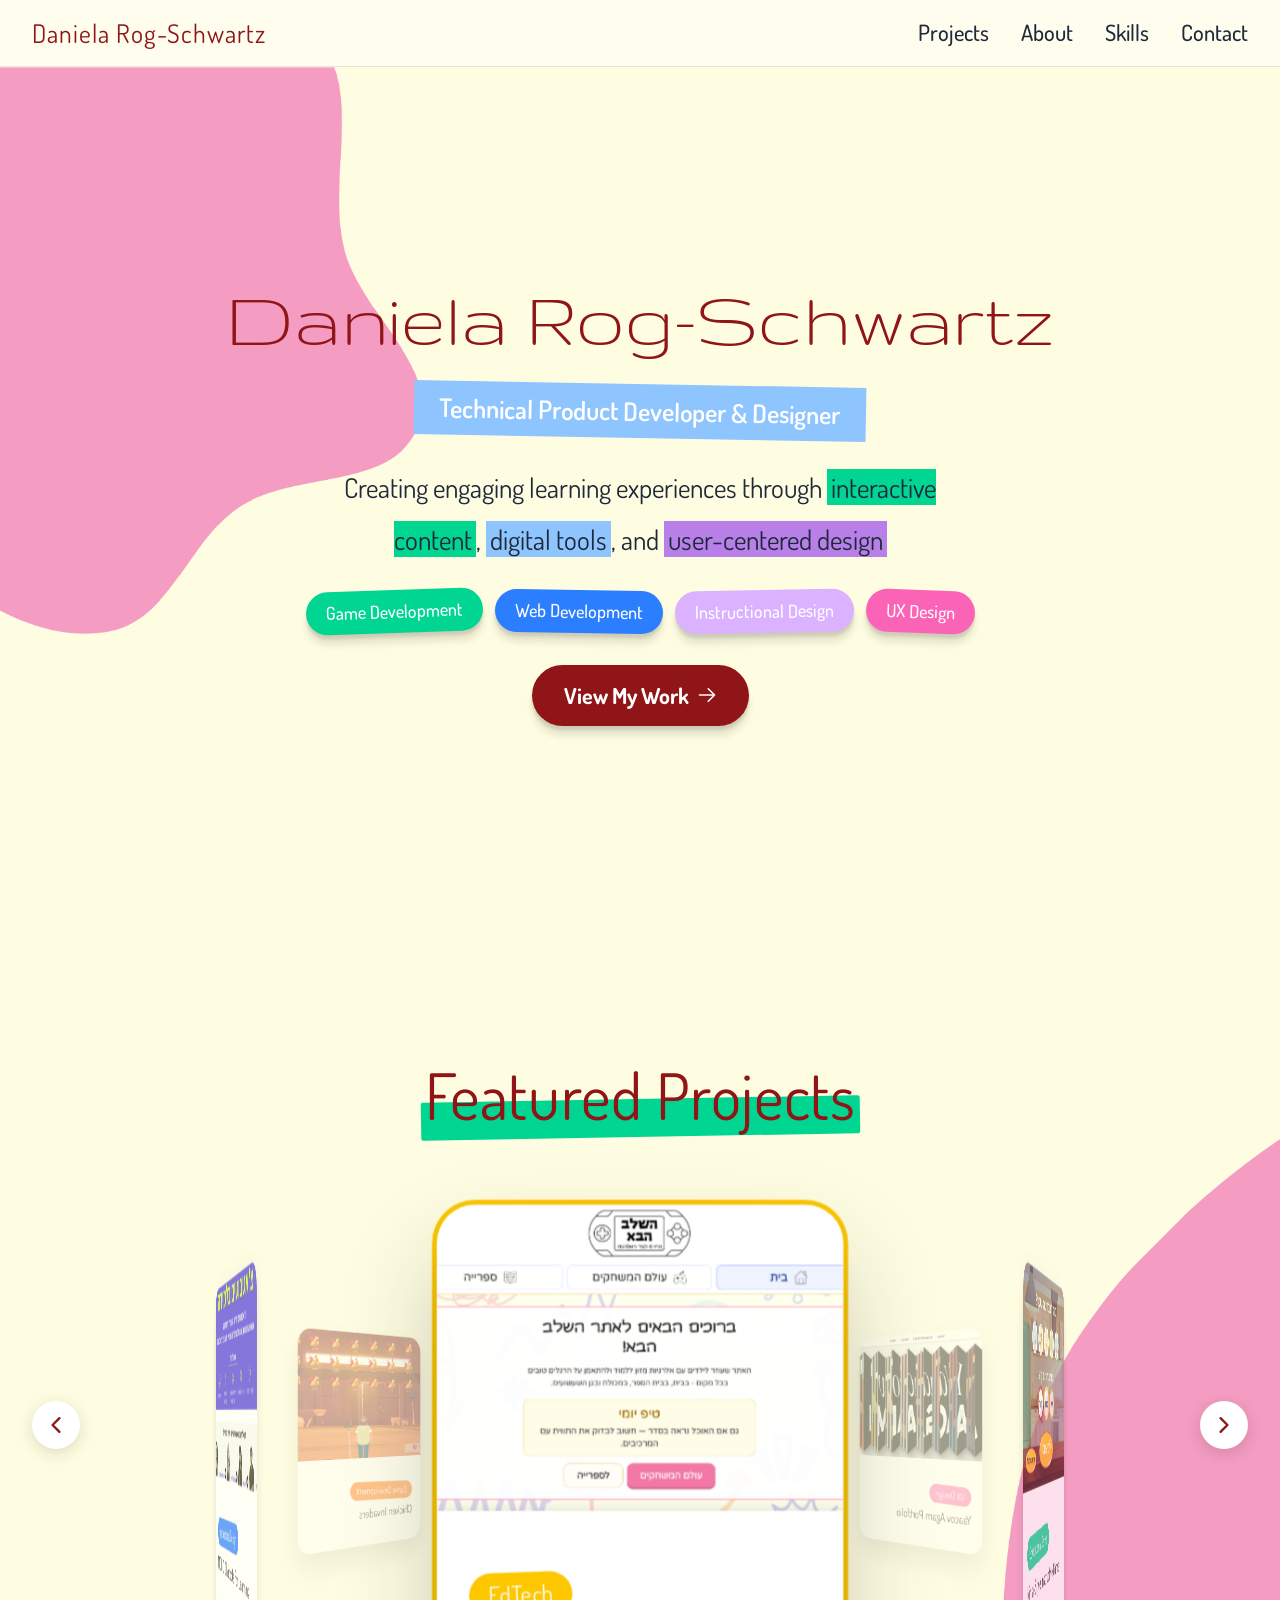
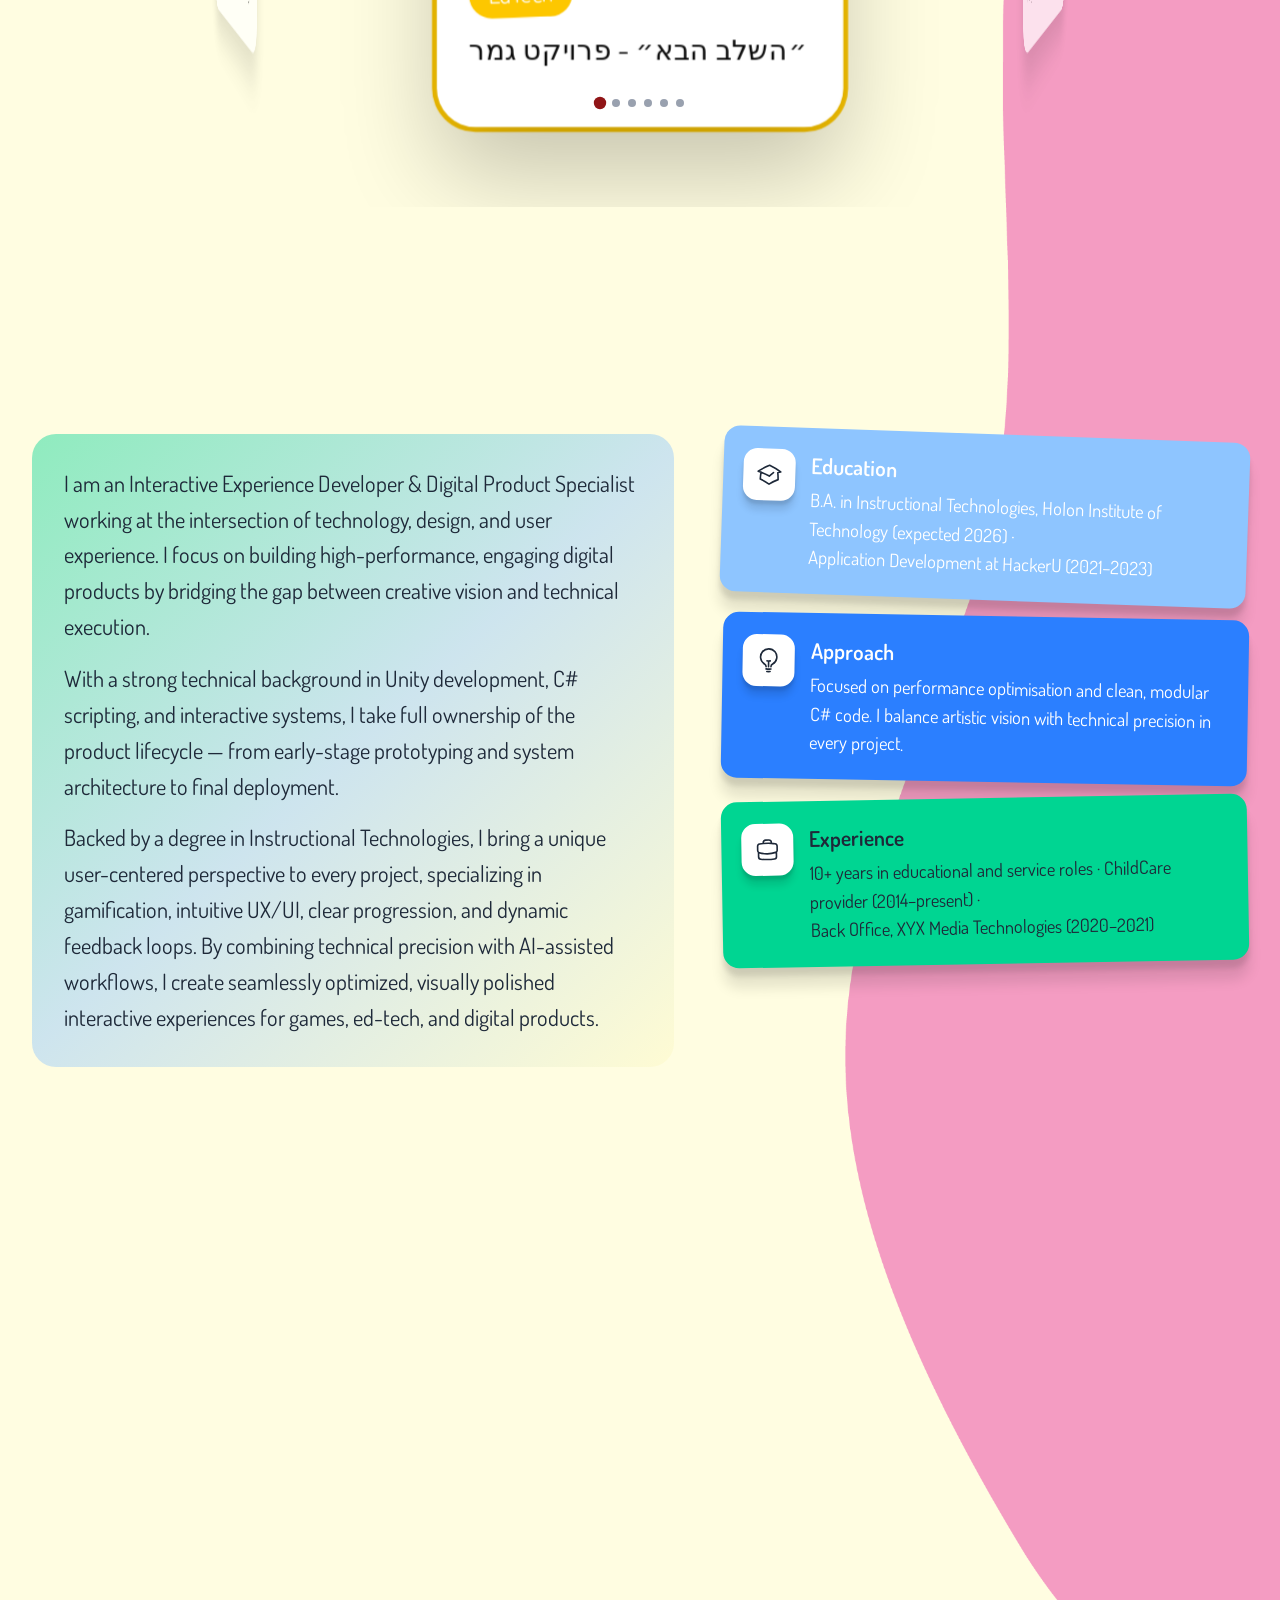
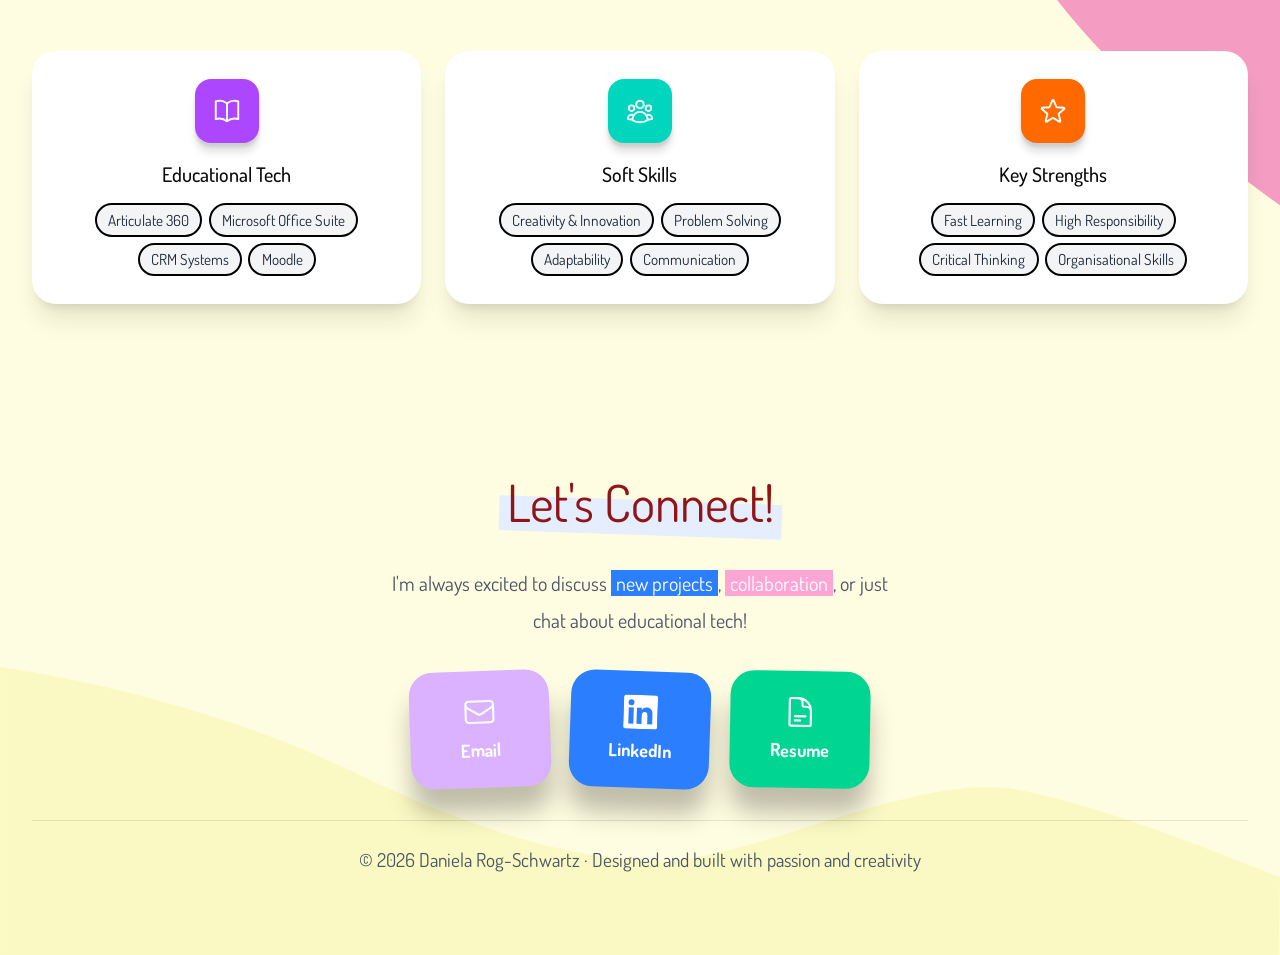
<file: index.html>
<!DOCTYPE html>
<html lang="en">
<head>
    <meta charset="utf-8" />
    <meta name="viewport" content="width=device-width, initial-scale=1.0, maximum-scale=1.0, user-scalable=no" />
    <title>Daniela Rog-Schwartz | Portfolio</title>
    <link rel="stylesheet" href="css/style.css" />
</head>
<body>

<!-- ===== NAV ===== -->
<nav class="portfolio-nav">
    <div class="nav-inner">
        <a href="#hero" class="nav-logo">Daniela Rog-Schwartz</a>
        <button class="nav-toggle" aria-label="Toggle navigation" id="nav-toggle">&#9776;</button>
        <ul class="nav-links" id="nav-links">
            <li><a href="#projects">Projects</a></li>
            <li><a href="#about">About</a></li>
            <li><a href="#skills">Skills</a></li>
            <li><a href="#contact">Contact</a></li>
        </ul>
    </div>
</nav>

<!-- ===== HERO ===== -->
<section id="hero" class="hero-section">
    <img class="hero-blob" src="images/blob/hero-blob.png" alt="" aria-hidden="true">
    <div class="hero-inner">

        <h1 class="hero-name">Daniela Rog-Schwartz</h1>

        <div class="hero-role-wrap">
            <span class="hero-role">Technical Product Developer &amp; Designer</span>
        </div>

        <p class="hero-subtitle">
            Creating engaging learning experiences through
            <span class="hl hl-green">interactive content</span>,
            <span class="hl hl-blue">digital tools</span>,
            and <span class="hl hl-purple">user-centered design</span>
        </p>

        <div class="hero-pills">
            <span class="hero-pill hero-pill-green">Game Development</span>
            <span class="hero-pill hero-pill-blue">Web Development</span>
            <span class="hero-pill hero-pill-purple">Instructional Design</span>
            <span class="hero-pill hero-pill-pink">UX Design</span>
        </div>

        <a href="#projects" class="hero-cta">
            View My Work
            <svg xmlns="http://www.w3.org/2000/svg" fill="none" viewBox="0 0 24 24" stroke-width="2" stroke="currentColor">
                <path stroke-linecap="round" stroke-linejoin="round" d="M13.5 4.5 21 12m0 0-7.5 7.5M21 12H3" />
            </svg>
        </a>
    </div>
</section>

<!-- ===== PROJECTS / ABOUT / SKILLS ===== -->
<div class="mid-sections">
<img class="section-blob" src="images/blob/blob.png" alt="" aria-hidden="true">

<!-- ===== PROJECTS ===== -->
<section id="projects">
    <div class="section-container">
        <div class="section-title-wrap">
            <div class="section-title-inner">
                <div class="section-title-underline"></div>
                <h2 class="section-title">Featured Projects</h2>
            </div>
        </div>

        <div class="carousel-wrapper">
            <div class="carousel-scene">
                <div class="carousel-ring" id="carouselRing">

                    <div class="ci" style="--i:0" data-project="0">
                        <div class="ci-face">
                            <div class="ci-img">
                                <img src="MyPortfolio/Client/wwwroot/images/projects/finalProj/home-website.png" alt="״השלב הבא״" loading="lazy" />
                            </div>
                            <div class="ci-info">
                                <span class="ci-cat" style="background:#fdc700">EdTech</span>
                                <h3 class="ci-title">״השלב הבא״ - פרויקט גמר</h3>
                            </div>
                        </div>
                    </div>

                    <div class="ci" style="--i:1" data-project="1">
                        <div class="ci-face">
                            <div class="ci-img">
                                <img src="MyPortfolio/Client/wwwroot/images/projects/ninja/home.png" alt="Ninja Game" loading="lazy" />
                            </div>
                            <div class="ci-info">
                                <span class="ci-cat" style="background:#00d592">Educational Game</span>
                                <h3 class="ci-title">Ninja-Style Instructive Game</h3>
                            </div>
                        </div>
                    </div>

                    <div class="ci" style="--i:2" data-project="2">
                        <div class="ci-face">
                            <div class="ci-img">
                                <img src="MyPortfolio/Client/wwwroot/images/projects/agam/hero.png" alt="Agam Portfolio" loading="lazy" />
                            </div>
                            <div class="ci-info">
                                <span class="ci-cat" style="background:#fb64b6">UX Design</span>
                                <h3 class="ci-title">Yaacov Agam Portfolio</h3>
                            </div>
                        </div>
                    </div>

                    <div class="ci" style="--i:3" data-project="3">
                        <div class="ci-face">
                            <div class="ci-img">
                                <img src="MyPortfolio/Client/wwwroot/images/projects/space/homeScreen.png" alt="Space Mission" loading="lazy" />
                            </div>
                            <div class="ci-info">
                                <span class="ci-cat" style="background:#c27aff">Educational Game</span>
                                <h3 class="ci-title">Space Mission</h3>
                            </div>
                        </div>
                    </div>

                    <div class="ci" style="--i:4" data-project="4">
                        <div class="ci-face">
                            <div class="ci-img">
                                <img src="MyPortfolio/Client/wwwroot/images/projects/chicken/game.png" alt="Chicken Invaders" loading="lazy" />
                            </div>
                            <div class="ci-info">
                                <span class="ci-cat" style="background:#ff6900">Game Development</span>
                                <h3 class="ci-title">Chicken Invaders</h3>
                            </div>
                        </div>
                    </div>

                    <div class="ci" style="--i:5" data-project="5">
                        <div class="ci-face">
                            <div class="ci-img">
                                <img src="MyPortfolio/Client/wwwroot/images/projects/mooc/hero.png" alt="MOOC Chatbots" loading="lazy" />
                            </div>
                            <div class="ci-info">
                                <span class="ci-cat" style="background:#2b7fff">Instructional Design</span>
                                <h3 class="ci-title">MOOC: Chatbots for Learning</h3>
                            </div>
                        </div>
                    </div>

                </div>
            </div>

            <button class="cc-btn cc-prev" id="ccPrev" aria-label="Previous project">
                <svg xmlns="http://www.w3.org/2000/svg" fill="none" viewBox="0 0 24 24" stroke-width="2.5" stroke="currentColor">
                    <path stroke-linecap="round" stroke-linejoin="round" d="M15.75 19.5 8.25 12l7.5-7.5" />
                </svg>
            </button>
            <button class="cc-btn cc-next" id="ccNext" aria-label="Next project">
                <svg xmlns="http://www.w3.org/2000/svg" fill="none" viewBox="0 0 24 24" stroke-width="2.5" stroke="currentColor">
                    <path stroke-linecap="round" stroke-linejoin="round" d="m8.25 4.5 7.5 7.5-7.5 7.5" />
                </svg>
            </button>

            <div class="cc-dots" id="ccDots"></div>
        </div>
    </div>
</section>

<!-- ===== ABOUT ===== -->
<section id="about">
    <div class="section-container">
        <div class="section-title-wrap">
            <div class="section-title-inner">
                <div class="section-title-underline"></div>
                <h2 class="section-title">About Me</h2>
            </div>
        </div>

        <div class="about-grid">
            <div class="about-bio-wrap">
                <div class="about-bio">
                    <p>I am an Interactive Experience Developer & Digital Product Specialist working at the intersection of technology, design, and user experience. I focus on building high-performance, engaging digital products by bridging the gap between creative vision and technical execution.</p>
                    <p>With a strong technical background in Unity development, C# scripting, and interactive systems, I take full ownership of the product lifecycle — from early-stage prototyping and system architecture to final deployment.</p>
                    <p>Backed by a degree in Instructional Technologies, I bring a unique user-centered perspective to every project, specializing in gamification, intuitive UX/UI, clear progression, and dynamic feedback loops. By combining technical precision with AI-assisted workflows, I create seamlessly optimized, visually polished interactive experiences for games, ed-tech, and digital products.</p>
                </div>
            </div>

            <div class="about-cards">
                <div class="about-info-card education">
                    <div class="about-icon">
                        <svg xmlns="http://www.w3.org/2000/svg" fill="none" viewBox="0 0 24 24" stroke-width="1.5" stroke="currentColor">
                            <path stroke-linecap="round" stroke-linejoin="round" d="M4.26 10.147a60.438 60.438 0 0 0-.491 6.347A48.62 48.62 0 0 1 12 20.904a48.62 48.62 0 0 1 8.232-4.41 60.46 60.46 0 0 0-.491-6.347m-15.482 0a50.636 50.636 0 0 0-2.658-.813A59.906 59.906 0 0 1 12 3.493a59.903 59.903 0 0 1 10.399 5.84c-.896.248-1.783.52-2.658.814m-15.482 0A50.717 50.717 0 0 1 12 13.489a50.702 50.702 0 0 1 3.741-3.342" />
                        </svg>
                    </div>
                    <div class="about-card-content">
                        <h3>Education</h3>
                        <p>B.A. in Instructional Technologies, Holon Institute of Technology (expected 2026) · </p>  <p>Application Development at HackerU (2021–2023)</p>
                    </div>
                </div>

                <div class="about-info-card approach">
                    <div class="about-icon">
                        <svg xmlns="http://www.w3.org/2000/svg" fill="none" viewBox="0 0 24 24" stroke-width="1.5" stroke="currentColor">
                            <path stroke-linecap="round" stroke-linejoin="round" d="M12 18v-5.25m0 0a6.01 6.01 0 0 0 1.5-.189m-1.5.189a6.01 6.01 0 0 1-1.5-.189m3.75 7.478a12.06 12.06 0 0 1-4.5 0m3.75 2.383a14.406 14.406 0 0 1-3 0M14.25 18v-.192c0-.983.658-1.823 1.508-2.316a7.5 7.5 0 1 0-7.517 0c.85.493 1.509 1.333 1.509 2.316V18" />
                        </svg>
                    </div>
                    <div class="about-card-content">
                        <h3>Approach</h3>
                        <p>Focused on performance optimisation and clean, modular C# code. I balance artistic vision with technical precision in every project.</p>
                    </div>
                </div>

                <div class="about-info-card experience">
                    <div class="about-icon">
                        <svg xmlns="http://www.w3.org/2000/svg" fill="none" viewBox="0 0 24 24" stroke-width="1.5" stroke="currentColor">
                            <path stroke-linecap="round" stroke-linejoin="round" d="M20.25 14.15v4.25c0 1.094-.787 2.036-1.872 2.18-2.087.277-4.216.42-6.378.42s-4.291-.143-6.378-.42c-1.085-.144-1.872-1.086-1.872-2.18v-4.25m16.5 0a2.18 2.18 0 0 0 .75-1.661V8.706c0-1.081-.768-2.015-1.837-2.175a48.114 48.114 0 0 0-3.413-.387m4.5 8.006c-.194.165-.42.295-.673.38A23.978 23.978 0 0 1 12 15.75c-2.648 0-5.195-.429-7.577-1.22a2.016 2.016 0 0 1-.673-.38m0 0A2.18 2.18 0 0 1 3 12.489V8.706c0-1.081.768-2.015 1.837-2.175a48.111 48.111 0 0 1 3.413-.387m7.5 0V5.25A2.25 2.25 0 0 0 13.5 3h-3a2.25 2.25 0 0 0-2.25 2.25v.894m7.5 0a48.667 48.667 0 0 0-7.5 0" />
                        </svg>
                    </div>
                    <div class="about-card-content">
                        <h3>Experience</h3>
                        <p>10+ years in educational and service roles · ChildCare provider (2014–present) · </p>
                        <p>Back Office, XYX Media Technologies (2020–2021)</p>
                    </div>
                </div>
            </div>
        </div>
    </div>
</section>

<!-- ===== SKILLS ===== -->
<section id="skills">
    <div class="section-container">
        <div class="section-title-wrap">
            <div class="section-title-inner">
                <div class="section-title-underline"></div>
                <h2 class="section-title">Skills &amp; Expertise</h2>
            </div>
        </div>

        <div class="skills-grid">

            <div class="skill-card">
                <div class="skill-icon-wrap" style="background-color:#fb64b6">
                    <svg xmlns="http://www.w3.org/2000/svg" fill="none" viewBox="0 0 24 24" stroke-width="1.5" stroke="white"><path stroke-linecap="round" stroke-linejoin="round" d="M9.53 16.122a3 3 0 0 0-5.78 1.128 2.25 2.25 0 0 1-2.4 2.245 4.5 4.5 0 0 0 8.4-2.245c0-.399-.078-.78-.22-1.128Zm0 0a15.998 15.998 0 0 0 3.388-1.62m-5.043-.025a15.994 15.994 0 0 1 1.622-3.395m3.42 3.42a15.995 15.995 0 0 0 4.764-4.648l3.876-5.814a1.151 1.151 0 0 0-1.597-1.597L14.146 6.32a15.996 15.996 0 0 0-4.649 4.763m3.42 3.42a6.776 6.776 0 0 0-3.42-3.42" /></svg>
                </div>
                <h3 class="skill-title">Design Tools</h3>
                <div class="skill-tags">
                    <span class="tech-tag">Figma</span>
                    <span class="tech-tag">Adobe Illustrator</span>
                    <span class="tech-tag">Photoshop</span>
                    <span class="tech-tag">Unity 2D</span>
                </div>
            </div>

            <div class="skill-card">
                <div class="skill-icon-wrap" style="background-color:#2b7fff">
                    <svg xmlns="http://www.w3.org/2000/svg" fill="none" viewBox="0 0 24 24" stroke-width="1.5" stroke="white"><path stroke-linecap="round" stroke-linejoin="round" d="M17.25 6.75 22.5 12l-5.25 5.25m-10.5 0L1.5 12l5.25-5.25m7.5-3-4.5 16.5" /></svg>
                </div>
                <h3 class="skill-title">Development</h3>
                <div class="skill-tags">
                    <span class="tech-tag">C#</span>
                    <span class="tech-tag">JavaScript</span>
                    <span class="tech-tag">HTML</span>
                    <span class="tech-tag">CSS</span>
                    <span class="tech-tag">Java</span>
                    <span class="tech-tag">Bootstrap</span>
                </div>
            </div>

            <div class="skill-card">
                <div class="skill-icon-wrap" style="background-color:#fdc700">
                    <svg xmlns="http://www.w3.org/2000/svg" fill="none" viewBox="0 0 24 24" stroke-width="1.5" stroke="white"><path stroke-linecap="round" stroke-linejoin="round" d="M9.813 15.904 9 18.75l-.813-2.846a4.5 4.5 0 0 0-3.09-3.09L2.25 12l2.846-.813a4.5 4.5 0 0 0 3.09-3.09L9 5.25l.813 2.846a4.5 4.5 0 0 0 3.09 3.09L15.75 12l-2.846.813a4.5 4.5 0 0 0-3.09 3.09ZM18.259 8.715 18 9.75l-.259-1.035a3.375 3.375 0 0 0-2.455-2.456L14.25 6l1.036-.259a3.375 3.375 0 0 0 2.455-2.456L18 2.25l.259 1.035a3.375 3.375 0 0 0 2.456 2.456L21.75 6l-1.035.259a3.375 3.375 0 0 0-2.456 2.456Z" /></svg>
                </div>
                <h3 class="skill-title">AI Tools &amp; Workflows</h3>
                <div class="skill-tags">
                    <span class="tech-tag">Claude / Claude Code</span>
                    <span class="tech-tag">ChatGPT</span>
                    <span class="tech-tag">Leonardo AI</span>
                    <span class="tech-tag">DALL·E</span>
                    <span class="tech-tag">Gemini</span>
                </div>
            </div>

            <div class="skill-card">
                <div class="skill-icon-wrap" style="background-color:#ad46ff">
                    <svg xmlns="http://www.w3.org/2000/svg" fill="none" viewBox="0 0 24 24" stroke-width="1.5" stroke="white"><path stroke-linecap="round" stroke-linejoin="round" d="M12 6.042A8.967 8.967 0 0 0 6 3.75c-1.052 0-2.062.18-3 .512v14.25A8.987 8.987 0 0 1 6 18c2.305 0 4.408.867 6 2.292m0-14.25a8.966 8.966 0 0 1 6-2.292c1.052 0 2.062.18 3 .512v14.25A8.987 8.987 0 0 0 18 18a8.967 8.967 0 0 0-6 2.292m0-14.25v14.25" /></svg>
                </div>
                <h3 class="skill-title">Educational Tech</h3>
                <div class="skill-tags">
                    <span class="tech-tag">Articulate 360</span>
                    <span class="tech-tag">Microsoft Office Suite</span>
                    <span class="tech-tag">CRM Systems</span>
                    <span class="tech-tag">Moodle</span>
                </div>
            </div>

            <div class="skill-card">
                <div class="skill-icon-wrap" style="background-color:#00d5be">
                    <svg xmlns="http://www.w3.org/2000/svg" fill="none" viewBox="0 0 24 24" stroke-width="1.5" stroke="white"><path stroke-linecap="round" stroke-linejoin="round" d="M18 18.72a9.094 9.094 0 0 0 3.741-.479 3 3 0 0 0-4.682-2.72m.94 3.198.001.031c0 .225-.012.447-.037.666A11.944 11.944 0 0 1 12 21c-2.17 0-4.207-.576-5.963-1.584A6.062 6.062 0 0 1 6 18.719m12 0a5.971 5.971 0 0 0-.941-3.197m0 0A5.995 5.995 0 0 0 12 12.75a5.995 5.995 0 0 0-5.058 2.772m0 0a3 3 0 0 0-4.681 2.72 8.986 8.986 0 0 0 3.74.477m.94-3.197a5.971 5.971 0 0 0-.94 3.197M15 6.75a3 3 0 1 1-6 0 3 3 0 0 1 6 0Zm6 3a2.25 2.25 0 1 1-4.5 0 2.25 2.25 0 0 1 4.5 0Zm-13.5 0a2.25 2.25 0 1 1-4.5 0 2.25 2.25 0 0 1 4.5 0Z" /></svg>
                </div>
                <h3 class="skill-title">Soft Skills</h3>
                <div class="skill-tags">
                    <span class="tech-tag">Creativity &amp; Innovation</span>
                    <span class="tech-tag">Problem Solving</span>
                    <span class="tech-tag">Adaptability</span>
                    <span class="tech-tag">Communication</span>
                </div>
            </div>

            <div class="skill-card">
                <div class="skill-icon-wrap" style="background-color:#ff6900">
                    <svg xmlns="http://www.w3.org/2000/svg" fill="none" viewBox="0 0 24 24" stroke-width="1.5" stroke="white"><path stroke-linecap="round" stroke-linejoin="round" d="M11.48 3.499a.562.562 0 0 1 1.04 0l2.125 5.111a.563.563 0 0 0 .475.345l5.518.442c.499.04.701.663.321.988l-4.204 3.602a.563.563 0 0 0-.182.557l1.285 5.385a.562.562 0 0 1-.84.61l-4.725-2.885a.562.562 0 0 0-.586 0L6.982 20.54a.562.562 0 0 1-.84-.61l1.285-5.386a.562.562 0 0 0-.182-.557l-4.204-3.602a.562.562 0 0 1 .321-.988l5.518-.442a.563.563 0 0 0 .475-.345L11.48 3.5Z" /></svg>
                </div>
                <h3 class="skill-title">Key Strengths</h3>
                <div class="skill-tags">
                    <span class="tech-tag">Fast Learning</span>
                    <span class="tech-tag">High Responsibility</span>
                    <span class="tech-tag">Critical Thinking</span>
                    <span class="tech-tag">Organisational Skills</span>
                </div>
            </div>

        </div>
    </div>
</section>

</div><!-- /.mid-sections -->

<!-- ===== CONTACT ===== -->
<section id="contact" class="contact-section">
    <img class="contact-blob" src="MyPortfolio/Client/wwwroot/images/blob/yellow blob.png" alt="" aria-hidden="true">
    <div class="section-container">
        <div class="contact-title-inner">
            <div class="contact-title-underline"></div>
            <h2 class="contact-title">Let's Connect!</h2>
        </div>

        <p class="contact-subtitle">
            I'm always excited to discuss
            <span class="hl-contact-blue">new projects</span>,
            <span class="hl-contact-pink">collaboration</span>,
            or just chat about educational tech!
        </p>

        <div class="contact-buttons">
            <a href="mailto:danielarog10@gmail.com?subject=Portfolio%20Inquiry" class="contact-btn contact-btn-email">
                <svg xmlns="http://www.w3.org/2000/svg" fill="none" viewBox="0 0 24 24" stroke-width="1.5" stroke="white">
                    <path stroke-linecap="round" stroke-linejoin="round" d="M21.75 6.75v10.5a2.25 2.25 0 0 1-2.25 2.25h-15a2.25 2.25 0 0 1-2.25-2.25V6.75m19.5 0A2.25 2.25 0 0 0 19.5 4.5h-15a2.25 2.25 0 0 0-2.25 2.25m19.5 0v.243a2.25 2.25 0 0 1-1.07 1.916l-7.5 4.615a2.25 2.25 0 0 1-2.36 0L3.32 8.91a2.25 2.25 0 0 1-1.07-1.916V6.75" />
                </svg>
                Email
            </a>

            <a href="https://www.linkedin.com/in/daniela-rog-aa1b8420a/" target="_blank" rel="noopener" class="contact-btn contact-btn-linkedin">
                <svg xmlns="http://www.w3.org/2000/svg" viewBox="0 0 24 24" fill="white">
                    <path d="M20.447 20.452h-3.554v-5.569c0-1.328-.027-3.037-1.852-3.037-1.853 0-2.136 1.445-2.136 2.939v5.667H9.351V9h3.414v1.561h.046c.477-.9 1.637-1.85 3.37-1.85 3.601 0 4.267 2.37 4.267 5.455v6.286zM5.337 7.433a2.062 2.062 0 0 1-2.063-2.065 2.064 2.064 0 1 1 2.063 2.065zm1.782 13.019H3.555V9h3.564v11.452zM22.225 0H1.771C.792 0 0 .774 0 1.729v20.542C0 23.227.792 24 1.771 24h20.451C23.2 24 24 23.227 24 22.271V1.729C24 .774 23.2 0 22.222 0h.003z" />
                </svg>
                LinkedIn
            </a>

            <a href="#" id="resume-btn" class="contact-btn contact-btn-resume">
                <svg xmlns="http://www.w3.org/2000/svg" fill="none" viewBox="0 0 24 24" stroke-width="1.5" stroke="white">
                    <path stroke-linecap="round" stroke-linejoin="round" d="M19.5 14.25v-2.625a3.375 3.375 0 0 0-3.375-3.375h-1.5A1.125 1.125 0 0 1 13.5 7.125v-1.5a3.375 3.375 0 0 0-3.375-3.375H8.25m0 12.75h7.5m-7.5 3H12M10.5 2.25H5.625c-.621 0-1.125.504-1.125 1.125v17.25c0 .621.504 1.125 1.125 1.125h12.75c.621 0 1.125-.504 1.125-1.125V11.25a9 9 0 0 0-9-9Z" />
                </svg>
                Resume
            </a>
        </div>

        <div class="contact-footer">
            <p>© 2026 Daniela Rog-Schwartz · Designed and built with passion and creativity</p>
        </div>
    </div>
</section>

<!-- ===== RESUME MODAL ===== -->
<div id="resume-modal" class="modal-overlay" aria-hidden="true">
    <div class="resume-modal-box" role="dialog" aria-modal="true" aria-label="Resume">
        <button class="modal-close" id="resume-modal-close" aria-label="Close">&times;</button>
        <img src="MyPortfolio/Client/wwwroot/images/portfolio_resume.png" alt="Daniela Rog-Schwartz Resume" class="resume-img" />
    </div>
</div>

<!-- ===== PROJECT MODAL ===== -->
<div id="project-modal" class="modal-overlay" aria-hidden="true">
    <div class="modal-box" role="dialog" aria-modal="true">
        <button class="modal-close" id="modal-close" aria-label="Close">&times;</button>
        <h2 class="modal-title" id="modal-title"></h2>
        <p class="modal-desc" id="modal-desc"></p>
        <a class="modal-link" id="modal-link" href="#" target="_blank" rel="noopener">View Project ↗</a>
        <div class="modal-gallery" id="modal-gallery"></div>
    </div>
</div>

<script>
    // Nav hamburger
    document.getElementById('nav-toggle').addEventListener('click', function () {
        document.getElementById('nav-links').classList.toggle('open');
    });
    document.querySelectorAll('.nav-links a').forEach(function (link) {
        link.addEventListener('click', function () {
            document.getElementById('nav-links').classList.remove('open');
        });
    });

    // ---- Project modal data ----
    var BASE = 'MyPortfolio/Client/wwwroot/images/projects/';
    var projects = [
        {
            title: '״השלב הבא״ - פרויקט גמר',
            description: 'An interactive educational platform designed to guide and empower users through critical developmental and health transitions. Developed using modern instructional design principles and engaging UI/UX, the project translates complex real-world challenges into structured, accessible digital experiences.',
            accent: '#fdc700',
            link: 'https://appdani.github.io/AllergySafe/',
            gallery: [
                { src: BASE + 'finalProj/home-website.png',    label: 'Home' },
                { src: BASE + 'finalProj/library - website.png', label: 'Library' },
                { src: BASE + 'finalProj/gameMap - website.png', label: 'Game Map' }
            ]
        },
        {
            title: 'Ninja-Style Instructive Game – Medical Education',
            description: 'An educational Unity game developed for the pediatric allergy clinic at Schneider Children\'s Medical Center. The ninja-themed game empowers young patients to understand their allergy condition and build confidence in managing it daily.',
            accent: '#00d592',
            link: 'https://appdani.github.io/AllergyNinjaGame/',
            gallery: [
                { src: BASE + 'ninja/home.png',    label: 'Start Screen' },
                { src: BASE + 'ninja/summary.png', label: 'Summary' },
                { src: BASE + 'ninja/game.mov',    label: 'Demo Video' }
            ]
        },
        {
            title: 'Yaacov Agam Portfolio – UX & Interaction Design',
            description: 'A UX and interaction design project created in Figma translating the visual language and motion principles of Yaacov Agam\'s kinetic art into a customized, interactive digital portfolio.',
            accent: '#fb64b6',
            link: 'https://www.figma.com/proto/jI14K1XZBQcQNOPmkGBRUj/Yaacov-Agam---portfolio--Copy-?node-id=156-62&p=f&viewport=761%2C95%2C0.02&t=0FUA7dpDfXYjdvra-1&scaling=scale-down-width&content-scaling=fixed&starting-point-node-id=156%3A62&page-id=0%3A1',
            gallery: [
                { src: BASE + 'agam/hero.png',     label: 'AGAM' },
                { src: BASE + 'agam/world.png',    label: 'Around the World' },
                { src: BASE + 'agam/services.png', label: 'My Services' },
                { src: BASE + 'agam/works.png',    label: 'Selected Works' },
                { src: BASE + 'agam/about.png',    label: 'About Me' },
                { src: BASE + 'agam/agamVid.mp4',  label: 'Demo Video' }
            ]
        },
        {
            title: 'Space Mission – Educational Game',
            description: 'A Unity educational game for children. Players answer curriculum questions to help an astronaut return to Earth. Features custom HLSL shaders, particle systems, and branching choice-based progression.',
            accent: '#c27aff',
            link: 'https://triangle.telem-hit.net/2025/SpaceMission_DanielaNoamMeirav',
            gallery: [
                { src: BASE + 'space/homeScreen.png', label: 'Main Menu' },
                { src: BASE + 'space/gameScreen.png', label: 'Gameplay' },
                { src: BASE + 'space/finalAnim.mov',  label: 'Final Animation' },
                { src: BASE + 'space/success.mov',    label: 'Win Screen' }
            ]
        },
        {
            title: 'Chicken Invaders – Game Development',
            description: 'Arcade-style Unity 2D shooter inspired by Space Invaders. Focuses on core gameplay systems: player movement, projectile mechanics, enemy wave spawning, and real-time score tracking.',
            accent: '#ff6900',
            link: 'https://danielarog.itch.io/chicken-invaders',
            gallery: [
                { src: BASE + 'chicken/game.png',   label: 'Gameplay' },
                { src: BASE + 'chicken/winner.png', label: 'Winner Screen' },
                { src: BASE + 'chicken/loser.png',  label: 'Game Over' },
                { src: BASE + 'chicken/video.mov',  label: 'Demo Video' }
            ]
        },
        {
            title: 'Mini Course: Chatbots for Learning',
            description: 'A comprehensive Moodle mini-course teaching educators to build AI-powered chatbots. Covers persona design, conversation architecture, and hands-on deployment on ChatGPT and Poe.',
            accent: '#2b7fff',
            link: 'https://telemview.telem-hit.net/product/4377',
            gallery: [
                { src: BASE + 'mooc/hero.png',  label: 'Course Overview' },
                { src: BASE + 'mooc/info.png',  label: 'Module Info' },
                { src: BASE + 'mooc/match.png', label: 'Matching Activity' }
            ]
        }
    ];

    // ---- Modal logic ----
    var modal    = document.getElementById('project-modal');
    var modalBox = modal.querySelector('.modal-box');

    function openModal(index) {
        var p = projects[index];
        document.getElementById('modal-title').textContent = p.title;
        document.getElementById('modal-desc').textContent  = p.description;

        var linkEl = document.getElementById('modal-link');
        if (p.link) {
            linkEl.href = p.link;
            linkEl.style.display = 'inline-block';
        } else {
            linkEl.style.display = 'none';
        }
        linkEl.style.backgroundColor = p.accent;

        var gallery = document.getElementById('modal-gallery');
        gallery.innerHTML = '';
        p.gallery.forEach(function (item) {
            var fig = document.createElement('figure');
            fig.className = 'gallery-item';

            var isVideo = /\.(mp4|mov|webm)$/i.test(item.src);
            if (isVideo) {
                var vid = document.createElement('video');
                vid.src = item.src;
                vid.autoplay = true;
                vid.loop = true;
                vid.muted = true;
                vid.setAttribute('playsinline', '');
                vid.style.cssText = 'width:100%;height:100%;object-fit:cover;display:block;';
                fig.appendChild(vid);
            } else {
                var img = document.createElement('img');
                img.src = item.src;
                img.alt = item.label;
                img.onerror = function () {
                    fig.style.background = p.accent + '22';
                    fig.style.border = '2px dashed ' + p.accent;
                    this.style.display = 'none';
                    var lbl = document.createElement('span');
                    lbl.className = 'gallery-placeholder-label';
                    lbl.textContent = item.label;
                    lbl.style.color = p.accent;
                    fig.appendChild(lbl);
                };
                fig.appendChild(img);
            }
            gallery.appendChild(fig);
        });

        modal.setAttribute('aria-hidden', 'false');
        modal.classList.add('is-open');
        document.body.style.overflow = 'hidden';
    }

    function closeModal() {
        modal.classList.remove('is-open');
        modal.setAttribute('aria-hidden', 'true');
        document.body.style.overflow = '';
    }

    document.getElementById('modal-close').addEventListener('click', closeModal);
    modal.addEventListener('click', function (e) {
        if (!modalBox.contains(e.target)) closeModal();
    });
    document.addEventListener('keydown', function (e) {
        if (e.key === 'Escape') { closeModal(); closeResumeModal(); }
    });

    // ---- Resume modal ----
    var resumeModal    = document.getElementById('resume-modal');
    var resumeModalBox = resumeModal.querySelector('.resume-modal-box');

    function openResumeModal() {
        resumeModal.setAttribute('aria-hidden', 'false');
        resumeModal.classList.add('is-open');
        document.body.style.overflow = 'hidden';
    }
    function closeResumeModal() {
        resumeModal.classList.remove('is-open');
        resumeModal.setAttribute('aria-hidden', 'true');
        document.body.style.overflow = '';
    }

    document.getElementById('resume-btn').addEventListener('click', function (e) {
        e.preventDefault();
        openResumeModal();
    });
    document.getElementById('resume-modal-close').addEventListener('click', closeResumeModal);
    resumeModal.addEventListener('click', function (e) {
        if (!resumeModalBox.contains(e.target)) closeResumeModal();
    });

    // ---- Ring Carousel ----
    (function () {
        var ring = document.getElementById('carouselRing');
        if (!ring) return;
        var items = Array.from(ring.querySelectorAll('.ci'));
        var n = items.length;
        var current = 0;
        var step = 360 / n;
        var autoTimer = null;
        var ACCENTS = ['#fdc700','#00d592','#fb64b6','#c27aff','#ff6900','#2b7fff'];
        var totalDeg = 0;

        // Build dots
        var dotsEl = document.getElementById('ccDots');
        items.forEach(function (_, i) {
            var dot = document.createElement('span');
            dot.className = 'cc-dot' + (i === 0 ? ' is-active' : '');
            dot.addEventListener('click', function () { goTo(i); });
            dotsEl.appendChild(dot);
        });

        function goTo(targetIndex) {
            var target = ((targetIndex % n) + n) % n;
            var diff = target - current;
            // Take the shortest arc so the ring never spins backwards
            if (diff > n / 2) diff -= n;
            if (diff < -n / 2) diff += n;
            totalDeg -= diff * step;
            current = target;
            ring.style.transform = 'rotateY(' + totalDeg + 'deg)';
            updateState();
        }

        function updateState() {
            items.forEach(function (item, i) {
                var d = (i - current + n) % n;
                if (d > n / 2) d = n - d;
                item.classList.toggle('is-active', i === current);
                item.style.setProperty('--ci-accent', ACCENTS[i]);
                var face = item.querySelector('.ci-face');
                var opa, sc;
                if      (d === 0) { opa = 1;    sc = 1;    }
                else if (d === 1) { opa = 0.7;  sc = 0.88; }
                else if (d === 2) { opa = 0.38; sc = 0.78; }
                else              { opa = 0.12; sc = 0.7;  }
                face.style.opacity   = String(opa);
                face.style.transform = 'scale(' + sc + ')';
            });
            Array.from(dotsEl.querySelectorAll('.cc-dot')).forEach(function (dot, i) {
                dot.classList.toggle('is-active', i === current);
            });
        }

        goTo(0);

        document.getElementById('ccPrev').addEventListener('click', function () { goTo(current - 1); });
        document.getElementById('ccNext').addEventListener('click', function () { goTo(current + 1); });

        // Click non-active → rotate to it; click active → open modal
        items.forEach(function (item, i) {
            item.addEventListener('click', function () {
                if (i === current) {
                    openModal(i);
                } else {
                    goTo(i);
                }
            });
        });

        function startAuto() {
            clearInterval(autoTimer);
            autoTimer = setInterval(function () { goTo(current + 1); }, 3200);
        }
        function stopAuto() {
            clearInterval(autoTimer);
            autoTimer = null;
        }

        var wrapper = ring.closest('.carousel-wrapper');
        wrapper.addEventListener('mouseenter', stopAuto);
        wrapper.addEventListener('mouseleave', startAuto);
        startAuto();
    })();

    // ---- Scroll reveal ----
    (function () {
        if (!('IntersectionObserver' in window)) {
            document.querySelectorAll('.skill-card, .section-title-inner, .carousel-wrapper').forEach(function (el) {
                el.classList.add('is-visible');
            });
            return;
        }

        function reveal(el) {
            el.classList.add('is-entering');
            el.addEventListener('animationend', function () {
                el.classList.add('is-visible');
                requestAnimationFrame(function () { el.classList.remove('is-entering'); });
            }, { once: true });
        }

        var obs = new IntersectionObserver(function (entries) {
            entries.forEach(function (entry) {
                if (entry.isIntersecting) {
                    reveal(entry.target);
                    obs.unobserve(entry.target);
                }
            });
        }, { threshold: 0.1, rootMargin: '0px 0px -32px 0px' });

        document.querySelectorAll('.skills-grid .skill-card').forEach(function (card, i) {
            card.style.setProperty('--stagger', (i % 3 * 0.1) + 's');
            obs.observe(card);
        });

        document.querySelectorAll('.section-title-inner').forEach(function (el) {
            obs.observe(el);
        });

        var cw = document.querySelector('.carousel-wrapper');
        if (cw) obs.observe(cw);
    })();
</script>

</body>
</html>
</file>
<file: css/style.css>
/* ============================================================
   Portfolio — Daniela Rog-Schwartz
   ============================================================ */

/* ----- Local fonts ----- */
@font-face {
    font-family: 'Gruppo';
    src: url('../fonts/Gruppo-Regular.ttf') format('truetype');
    font-weight: 400;
    font-style: normal;
    font-display: swap;
}

@font-face {
    font-family: 'Dosis';
    src: url('../fonts/Dosis-VariableFont_wght.ttf') format('truetype');
    font-weight: 100 900;
    font-style: normal;
    font-display: swap;
}

/* ----- Variables ----- */
:root {
    --font-display: 'Gruppo', cursive;
    --font-body: 'Dosis', sans-serif;

    --clr-bg: #fffde1;
    --clr-section: #fffeef;
    --clr-primary: #901517;
    --clr-green: #00d592;
    --clr-blue: #2b7fff;
    --clr-light-blue: #8ec5ff;
    --clr-yellow: #fdc700;
    --clr-pink: #fb64b6;
    --clr-purple: #dab2ff;
    --clr-purple-dark: #ad46ff;
    --clr-orange: #ff6900;
    --clr-teal: #00d5be;
    --clr-violet: #c27aff;

    --clr-text-dark: #0a0a0a;
    --clr-text-mid: #1e2939;
    --clr-text-gray: #4a5565;
    --clr-text-light: #99a1af;
    --clr-tag-bg: #f3f4f6;

    --shadow-card: 0 20px 25px -5px rgba(0,0,0,.10), 0 8px 10px -6px rgba(0,0,0,.10);
    --shadow-sm:   0 10px 7.5px rgba(0,0,0,.10), 0 4px 3px rgba(0,0,0,.10);
    --shadow-contact: 0 25px 25px rgba(0,0,0,.25);

    --r-card: 24px;
    --r-pill: 9999px;
}

/* ----- Reset ----- */
*, *::before, *::after { box-sizing: border-box; margin: 0; padding: 0; }
html { scroll-behavior: smooth; overflow-x: hidden; }
body {
    font-family: var(--font-body);
    background: var(--clr-bg);
    color: var(--clr-text-dark);
    line-height: 1.5;
    overflow-x: hidden;
}
img { max-width: 100%; display: block; }
a { text-decoration: none; color: inherit; }
ul { list-style: none; }

/* ============================================================
   NAV
   ============================================================ */
.portfolio-nav {
    position: sticky;
    top: 0;
    z-index: 100;
    background: rgba(255, 254, 239, 0.92);
    backdrop-filter: blur(8px);
    border-bottom: 1px solid rgba(144, 21, 23, .12);
    padding: .875rem 2rem;
}

.nav-inner {
    max-width: 1280px;
    margin: 0 auto;
    display: flex;
    align-items: center;
    justify-content: space-between;
    gap: 1rem;
}

.nav-logo {
    font-family: var(--font-body);
    font-size: 1.6rem;
    color: var(--clr-primary);
    letter-spacing: .04em;
    white-space: nowrap;
}

.nav-links {
    display: flex;
    gap: 2rem;
    flex-wrap: wrap;
}

.nav-links a {
    font-size: 1.4rem;
    font-weight: 500;
    color: var(--clr-text-mid);
    transition: color .2s;
}
.nav-links a:hover { color: var(--clr-primary); }

.nav-toggle {
    display: none;
    align-items: center;
    background: none;
    border: none;
    cursor: pointer;
    color: var(--clr-primary);
    font-size: 1.5rem;
    padding: 0.25rem;
    line-height: 1;
}

/* ============================================================
   SECTION SHARED
   ============================================================ */
section { background: transparent; overflow: hidden; position: relative; z-index: 1; }
.mid-sections section { background: transparent; }

.section-container {
    max-width: 1280px;
    margin: 0 auto;
    padding: 5rem 2rem;
}

.section-title-wrap {
    text-align: center;
    margin-bottom: 3.2rem;
    display: flex;
    justify-content: center;
}

.section-title-inner {
    position: relative;
    display: inline-block;
    opacity: 0;
}
.section-title-inner.is-entering {
    animation: revealUp 0.55s ease both;
}
.section-title-inner.is-visible {
    opacity: 1;
}

.section-title-underline {
    position: absolute;
    bottom: 6px;
    left: -4px;
    right: -4px;
    height: 40%;
    background: var(--clr-green);
    transform: rotate(-1deg);
    z-index: 0;
    border-radius: 2px;
}

.section-title {
    font-family: var(--font-body);
    font-size: clamp(2.25rem, 5vw, 5rem);
    color: var(--clr-primary);
    font-weight: 400;
    letter-spacing: .01em;
    position: relative;
    z-index: 1;
}

/* ============================================================
   HERO
   ============================================================ */
.hero-section {
    position: relative;
    min-height: 100vh;
    display: flex;
    align-items: center;
    background: transparent;
    overflow: hidden;
}
.hero-blob {
    position: absolute;
    top: 0;
    left: -5%;
    transform: none;
    width: 38%;
    height: auto;
    z-index: 0;
    pointer-events: none;
}

.mid-sections {
    position: relative;
}

.section-blob {
    position: absolute;
    top: 0;
    right: -4%;
    width: 38%;
    height: 100%;
    object-fit: cover;
    object-position: left center;
    z-index: 0;
    pointer-events: none;
}

.hero-inner {
    max-width: 1280px;
    margin: 0 auto;
    padding: 3rem 2rem 5rem;
    position: relative;
    z-index: 1;
    display: flex;
    flex-direction: column;
    align-items: center;
    text-align: center;
    gap: 1.5rem;
    width: 100%;
}

.hero-name {
    font-family: var(--font-display);
    font-size: clamp(2.5rem, 6.5vw, 7.5rem);
    color: var(--clr-primary);
    font-weight: 400;
    line-height: 1;
    letter-spacing: -.01em;
}

.hero-role-wrap {
    display: inline-flex;
    justify-content: center;
}

.hero-role {
    font-size: clamp(1.1rem, 2vw, 2rem);
    font-weight: 600;
    color: white;
    background: var(--clr-light-blue);
    padding: .3em 1em;
    display: inline-block;
    transform: rotate(1deg);
}

.hero-subtitle {
    font-size: clamp(1.7rem, 1.4vw, 1.375rem);
    color: var(--clr-text-mid);
    line-height: 1.9;
    max-width: 650px;
}

.hl { display: inline; padding: 1px 4px; }
.hl-green  { background: var(--clr-green); }
.hl-blue   { background: var(--clr-light-blue); }
.hl-purple { background: #b97fe8; }

.hero-pills {
    display: flex;
    flex-wrap: wrap;
    gap: .75rem;
    justify-content: center;
}

.hero-pill {
    font-size: 1.125rem;
    font-weight: 500;
    color: white;
    padding: .5rem 1.25rem;
    border-radius: var(--r-pill);
    box-shadow: var(--shadow-sm);
}
.hero-pill-green  { background: var(--clr-green);  transform: rotate(-2deg); }
.hero-pill-blue   { background: var(--clr-blue);   transform: rotate(1deg); }
.hero-pill-purple { background: var(--clr-purple); transform: rotate(-1deg); }
.hero-pill-pink   { background: #fb64b6;            transform: rotate(2deg); }

.hero-cta {
    display: inline-flex;
    align-items: center;
    gap: .5rem;
    background: var(--clr-primary);
    color: white;
    font-size: 1.375rem;
    font-weight: 700;
    padding: .875rem 2rem;
    border-radius: var(--r-pill);
    border: none;
    cursor: pointer;
    box-shadow: var(--shadow-sm);
    transition: opacity .2s, transform .2s;
    margin-top: .5rem;
}
.hero-cta:hover { opacity: .9; transform: translateY(-2px); }
.hero-cta svg { width: 20px; height: 20px; }

/* ============================================================
   PROJECTS
   ============================================================ */
.projects-grid {
    display: flex;
    flex-wrap: wrap;
    gap: 1.5rem;
    justify-content: center;
    align-items: flex-start;
}

.projects-grid .project-card {
    flex: 0 0 calc(33.333% - 1rem);
}

/* ============================================================
   PROJECT CARD
   ============================================================ */
.project-card {
    background: white;
    border-radius: var(--r-card);
    box-shadow: var(--shadow-card);
    overflow: hidden;
    display: flex;
    flex-direction: column;
    opacity: 0;
}
.project-card.is-entering {
    animation: revealUp 0.65s cubic-bezier(0.22, 1, 0.36, 1) both;
    animation-delay: var(--stagger, 0s);
}
.project-card.is-visible {
    opacity: 1;
    transition: transform .3s, box-shadow .3s;
}
.project-card.is-visible:hover {
    transform: translateY(-4px);
    box-shadow: 0 0 0 3px var(--accent), 0 28px 36px -5px rgba(0,0,0,.14), 0 10px 14px -6px rgba(0,0,0,.10);
}

.project-card-image {
    width: 100%;
    height: 200px;
    overflow: hidden;
    flex-shrink: 0;
}
.project-card-image img {
    width: 100%;
    height: 100%;
    object-fit: cover;
    transition: transform 0.45s ease;
}
.project-card.is-visible:hover .project-card-image img {
    transform: scale(1.07);
}

/* Clickable header: category + title + arrow */
.project-card-header {
    display: flex;
    align-items: center;
    justify-content: space-between;
    gap: 1rem;
    padding: 1.25rem 1.25rem 1.25rem 1.5rem;
    cursor: pointer;
    user-select: none;
    background: none;
    border: none;
    text-align: left;
    width: 100%;
}
.project-card-header:focus-visible {
    outline: 2px solid var(--clr-primary);
    outline-offset: -2px;
}

.project-card-header-text {
    display: flex;
    flex-direction: column;
    gap: .5rem;
    min-width: 0;
}

.project-category {
    display: inline-block;
    font-size: 1rem;
    font-weight: 400;
    color: white;
    padding: .2rem .875rem;
    border-radius: var(--r-pill);
    transform: rotate(-2deg);
    align-self: flex-start;
}

.project-title {
    font-size: 1.5rem;
    font-weight: 400;
    color: var(--clr-text-dark);
    line-height: 1.2;
    letter-spacing: .003em;
}

/* Chevron arrow */
.project-arrow {
    width: 22px;
    height: 22px;
    min-width: 22px;
    color: var(--clr-text-gray);
    transition: transform .3s ease;
}
.project-card.open .project-arrow {
    transform: rotate(180deg);
}

/* Collapsible body */
.project-collapse {
    max-height: 0;
    overflow: hidden;
    transition: max-height .35s ease;
}

.project-collapse-inner {
    padding: 0 1.5rem 1.5rem;
    display: flex;
    flex-direction: column;
    gap: 1rem;
}

.project-desc {
    font-size: 1.05rem;
    color: var(--clr-text-gray);
    line-height: 1.55;
}

.project-tags {
    display: flex;
    flex-wrap: wrap;
    gap: .4rem;
}

.tech-tag {
    font-size: 1rem;
    color: var(--clr-text-mid);
    background: var(--clr-tag-bg);
    border: 2px solid black;
    padding: .2rem .7rem;
    border-radius: var(--r-pill);
}

.project-link {
    display: inline-flex;
    align-items: center;
    gap: .375rem;
    font-size: 1rem;
    font-weight: 600;
    color: var(--clr-primary);
    align-self: flex-start;
    border-bottom: 2px solid transparent;
    padding-bottom: 2px;
    transition: border-color .2s;
}
.project-link:hover { border-bottom-color: var(--clr-primary); }
.project-link svg { width: 16px; height: 16px; }

/* ============================================================
   ABOUT
   ============================================================ */
.about-grid {
    display: grid;
    grid-template-columns: 55fr 45fr;
    gap: 3rem;
    align-items: start;
}

.about-bio-wrap {
    border-radius: var(--r-card);
    background: linear-gradient(137deg, rgba(0,213,146,.44) 0%, rgba(142,197,255,.44) 50%, rgba(254,249,194,.44) 100%);
    padding: 2rem;
}

.about-bio {
    font-size: 1.4rem;
    color: var(--clr-text-mid);
    line-height: 1.6;
}
.about-bio p + p { margin-top: 1rem; }

.about-cards { display: flex; flex-direction: column; gap: 1rem; }

.about-info-card {
    border-radius: 16px;
    padding: 1.375rem 1.25rem;
    box-shadow: 0 20px 12.5px rgba(0,0,0,.10), 0 8px 5px rgba(0,0,0,.10);
    display: flex;
    gap: 1rem;
    align-items: flex-start;
}
.about-info-card.education  { background: var(--clr-light-blue); transform: rotate(2deg); }
.about-info-card.approach   { background: var(--clr-blue);       transform: rotate(1deg); }
.about-info-card.experience { background: var(--clr-green);      transform: rotate(-1deg); }

.about-icon {
    width: 52px;
    height: 52px;
    min-width: 52px;
    background: white;
    border-radius: 14px;
    display: flex;
    align-items: center;
    justify-content: center;
    box-shadow: var(--shadow-sm);
}
.about-icon svg { width: 26px; height: 26px; color: var(--clr-text-mid); }

.about-card-content h3 {
    font-size: 1.35rem;
    font-weight: 600;
    color: white;
    margin-bottom: .25rem;
}
.about-info-card.experience .about-card-content h3 { color: var(--clr-text-mid); }

.about-card-content p {
    font-size: 1.15rem;
    color: white;
    line-height: 1.55;
}
.about-info-card.experience .about-card-content p { color: var(--clr-text-mid); }

/* ============================================================
   SKILLS
   ============================================================ */
.skills-grid {
    display: flex;
    flex-wrap: wrap;
    gap: 1.5rem;
    justify-content: center;
}

.skills-grid .skill-card {
    flex: 0 0 calc(33.333% - 1rem);
}

.skill-card {
    background: white;
    border-radius: var(--r-card);
    box-shadow: var(--shadow-card);
    padding: 1.75rem 1.5rem;
    text-align: center;
    opacity: 0;
}
.skill-card.is-entering {
    animation: revealUp 0.55s cubic-bezier(0.22, 1, 0.36, 1) both;
    animation-delay: var(--stagger, 0s);
}
.skill-card.is-visible {
    opacity: 1;
    transition: transform .2s;
}
.skill-card.is-visible:hover { transform: translateY(-3px); }

.skill-icon-wrap {
    width: 64px;
    height: 64px;
    border-radius: 16px;
    display: flex;
    align-items: center;
    justify-content: center;
    margin: 0 auto 1rem;
    box-shadow: var(--shadow-sm);
}
.skill-icon-wrap svg { width: 30px; height: 30px; }

.skill-title {
    font-size: 1.25rem;
    font-weight: 500;
    color: var(--clr-text-dark);
    margin-bottom: .875rem;
}

.skill-tags { display: flex; flex-wrap: wrap; gap: .4rem; justify-content: center; }
.skill-tags .tech-tag { font-size: .95rem; }

/* ============================================================
   CONTACT
   ============================================================ */
.contact-section {
    background: transparent;
    text-align: center;
    position: relative;
}

.contact-section .section-container {
    display: flex;
    flex-direction: column;
    align-items: center;
    gap: 1.5rem;
    position: relative;
    z-index: 1;
}

.contact-title-inner { position: relative; display: inline-block; }

.contact-title-underline {
    position: absolute;
    bottom: 6px;
    left: -8px;
    right: -8px;
    height: 45%;
    background: #e5eeff;
    transform: rotate(2deg);
    z-index: 0;
    border-radius: 2px;
}

.contact-title {
    font-family: var(--font-body);
    font-size: clamp(2rem, 4vw, 3.75rem);
    color: var(--clr-primary);
    position: relative;
    z-index: 1;
    font-weight: 400;
}

.contact-subtitle {
    font-size: 1.25rem;
    color: var(--clr-text-gray);
    max-width: 520px;
    line-height: 1.85;
}

.hl-contact-blue { background: var(--clr-blue); color: white; padding: 0 5px; }
.hl-contact-pink { background: #fda5d5;          color: white; padding: 0 5px; }

.contact-buttons {
    display: flex;
    gap: 1.25rem;
    flex-wrap: wrap;
    justify-content: center;
    margin-top: .5rem;
}

.contact-btn {
    display: flex;
    flex-direction: column;
    align-items: center;
    gap: .5rem;
    width: 140px;
    padding: 1.5rem 1rem;
    border-radius: var(--r-card);
    font-size: 1.125rem;
    font-weight: 700;
    color: white;
    box-shadow: var(--shadow-contact);
    transition: transform .2s, box-shadow .2s;
}
.contact-btn:hover { box-shadow: 0 30px 30px rgba(0,0,0,.3); }
.contact-btn svg { width: 34px; height: 34px; }

.contact-btn-email    { background: var(--clr-purple);  transform: rotate(-2deg); }
.contact-btn-email:hover    { transform: rotate(-2deg) translateY(-4px); }
.contact-btn-linkedin { background: var(--clr-blue);    transform: rotate(2deg); }
.contact-btn-linkedin:hover { transform: rotate(2deg) translateY(-4px); }
.contact-btn-resume   { background: var(--clr-green);   transform: rotate(1deg); }
.contact-btn-resume:hover   { transform: rotate(1deg) translateY(-4px); }

.contact-footer {
    width: 100%;
    border-top: 1px solid rgba(0,0,0,.1);
    padding-top: 1.6rem;
    margin-top: .5rem;
}
.contact-footer p {
    font-size: 1.2rem;
    color: var(--clr-text-gray);
    text-align: center;
}

.contact-blob {
    position: absolute;
    bottom: 0;
    left: 0;
    width: 100%;
    height: auto;
    z-index: 0;
    pointer-events: none;
}

/* ============================================================
   PROJECT MODAL
   ============================================================ */
.project-card-image--clickable {
    cursor: pointer;
    position: relative;
}
.project-card-image--clickable::after {
    content: '';
    position: absolute;
    inset: 0;
    background: rgba(0,0,0,0);
    transition: background .2s;
}
.project-card-image--clickable:hover::after {
    background: rgba(0,0,0,.18);
}

.modal-overlay {
    position: fixed;
    inset: 0;
    background: rgba(0,0,0,.55);
    z-index: 500;
    display: flex;
    align-items: center;
    justify-content: center;
    padding: 1.73rem;
    opacity: 0;
    pointer-events: none;
    transition: opacity .25s;
}
.modal-overlay.is-open {
    opacity: 1;
    pointer-events: all;
}

.modal-box {
    background: white;
    border-radius: var(--r-card);
    max-width: 564px;
    width: 100%;
    max-height: 100vh;
    overflow-y: auto;
    padding: 2.3rem 2.01rem 2.01rem;
    position: relative;
    box-shadow: 0 32px 64px rgba(0,0,0,.25);
    transform: translateY(28px);
    transition: transform .25s;
}
.modal-overlay.is-open .modal-box {
    transform: translateY(0);
}

.modal-close {
    position: absolute;
    top: 1.15rem;
    left: 1.15rem;
    background: none;
    border: none;
    font-size: 1.73rem;
    line-height: 1;
    cursor: pointer;
    color: var(--clr-text-gray);
    padding: .23rem .46rem;
    transition: color .15s;
}
.modal-close:hover { color: var(--clr-text-dark); }

.modal-title {
    font-family: var(--font-body);
    font-size: 1.58rem;
    font-weight: 700;
    color: var(--clr-text-dark);
    line-height: 1.3;
    margin-top: .58rem;
    margin-bottom: 1.15rem;
    padding-right: 1.15rem;
}

.modal-desc {
    font-size: 1.15rem;
    color: var(--clr-text-gray);
    line-height: 1.7;
    margin-bottom: 1.44rem;
}

.modal-link {
    display: inline-block;
    color: white;
    font-size: 1.15rem;
    font-weight: 600;
    padding: .58rem 1.44rem;
    border-radius: var(--r-pill);
    margin-bottom: 1.73rem;
    transition: opacity .2s;
}
.modal-link:hover { opacity: .85; }

.modal-gallery {
    display: grid;
    grid-template-columns: 1fr 1fr;
    gap: .86rem;
}

.gallery-item {
    margin: 0;
    border-radius: 14px;
    overflow: hidden;
    background: var(--clr-tag-bg);
    aspect-ratio: 4/3;
    display: flex;
    align-items: center;
    justify-content: center;
}
.gallery-item img,
.gallery-item video {
    width: 100%;
    height: 100%;
    object-fit: cover;
    display: block;
}
.gallery-placeholder-label {
    font-size: 1.01rem;
    font-weight: 600;
    text-align: center;
    padding: .58rem;
}

.resume-modal-box {
    background: white;
    border-radius: var(--r-card);
    max-width: 960px;
    width: 100%;
    max-height: 95vh;
    overflow-y: auto;
    padding: 2.75rem 1.5rem 1.5rem;
    position: relative;
    box-shadow: 0 32px 64px rgba(0,0,0,.25);
    transform: translateY(28px);
    transition: transform .25s;
}
.modal-overlay.is-open .resume-modal-box {
    transform: translateY(0);
}
.resume-img {
    width: 100%;
    height: auto;
    display: block;
    border-radius: 8px;
}

@media (max-width: 480px) {
    .modal-box { padding: 1.73rem 1.44rem 1.44rem; }
    .modal-gallery { grid-template-columns: 1fr; }
    .resume-modal-box { padding: 2.5rem 1rem 1rem; }
}

/* ============================================================
   RING CAROUSEL
   ============================================================ */
.carousel-wrapper {
    position: relative;
    padding: 2.5rem 3.5rem 4.5rem;
    opacity: 0;
    user-select: none;
}
.carousel-wrapper.is-entering {
    animation: revealUp 0.7s ease both;
}
.carousel-wrapper.is-visible {
    opacity: 1;
}

.carousel-scene {
    width: 100%;
    height: 420px;
    perspective: 1000px;
    perspective-origin: 50% 42%;
    overflow: visible;
}

.carousel-ring {
    width: 100%;
    height: 100%;
    position: relative;
    transform-style: preserve-3d;
    transition: transform 0.8s cubic-bezier(0.22, 1, 0.36, 1);
}

.ci {
    position: absolute;
    left: 50%;
    top: 50%;
    width: 252px;
    height: 324px;
    margin-left: -126px;
    margin-top: -162px;
    transform: rotateY(calc(var(--i) * 60deg)) translateZ(380px);
    cursor: pointer;
}

.ci-face {
    width: 100%;
    height: 100%;
    background: white;
    border-radius: var(--r-card);
    overflow: hidden;
    box-shadow: 0 20px 40px rgba(0,0,0,.18);
    display: flex;
    flex-direction: column;
    transition: opacity .4s ease, transform .4s ease, box-shadow .3s;
    backface-visibility: hidden;
    will-change: opacity, transform;
}

.ci.is-active .ci-face {
    box-shadow: 0 30px 60px rgba(0,0,0,.22), 0 0 0 3px var(--ci-accent, var(--clr-primary));
    cursor: default;
}

.ci-img {
    width: 100%;
    height: 190px;
    overflow: hidden;
    flex-shrink: 0;
}
.ci-img img {
    width: 100%;
    height: 100%;
    object-fit: cover;
    transition: transform .45s ease;
    display: block;
}
.ci.is-active:hover .ci-img img {
    transform: scale(1.07);
    cursor: zoom-in;
}

.ci-info {
    flex: 1;
    padding: 1rem 1.25rem;
    display: flex;
    flex-direction: column;
    gap: .5rem;
    justify-content: center;
}

.ci-cat {
    display: inline-block;
    font-size: .9rem;
    font-weight: 400;
    color: white;
    padding: .2rem .75rem;
    border-radius: var(--r-pill);
    align-self: flex-start;
    transform: rotate(-2deg);
}

.ci-title {
    font-size: 1.1rem;
    font-weight: 400;
    color: var(--clr-text-dark);
    line-height: 1.3;
}

/* Nav buttons */
.cc-btn {
    position: absolute;
    top: calc(50% - 2.25rem);
    transform: translateY(-50%);
    background: white;
    border: none;
    border-radius: 50%;
    width: 48px;
    height: 48px;
    display: flex;
    align-items: center;
    justify-content: center;
    cursor: pointer;
    box-shadow: 0 4px 16px rgba(0,0,0,.14);
    transition: transform .2s, box-shadow .2s, background .2s;
    z-index: 20;
}
.cc-btn:hover {
    background: var(--clr-primary);
    transform: translateY(-50%) scale(1.1);
    box-shadow: 0 8px 24px rgba(0,0,0,.2);
}
.cc-btn:hover svg { color: white; }
.cc-btn svg { width: 22px; height: 22px; color: var(--clr-primary); transition: color .2s; }
.cc-prev { left: 0; }
.cc-next { right: 0; }

/* Dots */
.cc-dots {
    position: absolute;
    bottom: 1.25rem;
    left: 50%;
    transform: translateX(-50%);
    display: flex;
    gap: .5rem;
    align-items: center;
}
.cc-dot {
    width: 8px;
    height: 8px;
    border-radius: 50%;
    background: var(--clr-text-light);
    cursor: pointer;
    transition: background .25s, transform .25s;
    border: none;
    padding: 0;
}
.cc-dot.is-active {
    background: var(--clr-primary);
    transform: scale(1.55);
}

/* ============================================================
   SCROLL REVEAL
   ============================================================ */
@keyframes revealUp {
    from { opacity: 0; transform: translateY(48px); }
    to   { opacity: 1; transform: translateY(0); }
}

/* ============================================================
   RESPONSIVE
   ============================================================ */

/* --- Tablet (≤ 1024px) --- */
@media (max-width: 1024px) {
    .section-container { padding: 4rem 1.5rem; }
    .about-grid { gap: 2rem; }
    .skills-grid .skill-card { flex: 0 0 calc(50% - 0.75rem); }
    .hero-blob { width: 74%; }
    .carousel-scene { height: 385px; }
    .ci {
        width: 225px;
        height: 288px;
        margin-left: -112px;
        margin-top: -144px;
        transform: rotateY(calc(var(--i) * 60deg)) translateZ(335px);
    }
    .ci-img { height: 167px; }
}

/* --- Large phone / small tablet (≤ 768px) --- */
@media (max-width: 768px) {
    .section-container { padding: 3.5rem 1.5rem; }
    .hero-inner { padding: 6rem 1.5rem 4rem; gap: 1.25rem; }
    .about-grid { grid-template-columns: 1fr; }
    .about-info-card.education  { transform: rotate(1deg); }
    .about-info-card.approach   { transform: rotate(0.5deg); }
    .about-info-card.experience { transform: rotate(-0.5deg); }
    .carousel-scene { height: 345px; }
    .ci {
        width: 207px;
        height: 266px;
        margin-left: -104px;
        margin-top: -133px;
        transform: rotateY(calc(var(--i) * 60deg)) translateZ(290px);
    }
    .ci-img { height: 150px; }
    .carousel-wrapper { padding: 2rem 3rem 4rem; }
}

/* --- Phone (≤ 640px) --- */
@media (max-width: 640px) {
    .carousel-scene { height: 308px; }
    .ci {
        width: 180px;
        height: 236px;
        margin-left: -90px;
        margin-top: -118px;
        transform: rotateY(calc(var(--i) * 60deg)) translateZ(245px);
    }
    .ci-img { height: 133px; }
    .ci-title { font-size: 1rem; }
    .cc-btn { width: 38px; height: 38px; }
    .cc-btn svg { width: 18px; height: 18px; }
    .carousel-wrapper { padding: 0.5rem 2.5rem 3.5rem; }
    .portfolio-nav { padding: 0.75rem 1.25rem; }
    .nav-toggle { display: flex; }

    .nav-inner { flex-wrap: wrap; }
    .nav-logo  { flex: 1; }

    .nav-links {
        display: none;
        order: 3;
        width: 100%;
        flex-direction: column;
        gap: 0;
        padding-top: 0.5rem;
        margin-top: 0.5rem;
        border-top: 1px solid rgba(144, 21, 23, .12);
    }
    .nav-links li a {
        display: block;
        padding: 0.625rem 0;
        font-size: 1.1rem;
    }
    .nav-links.open { display: flex; }

    .projects-grid .project-card { flex: 0 0 100%; }
    .skills-grid .skill-card    { flex: 0 0 100%; }

    .section-container { padding: 3rem 1.25rem; }
    .hero-inner { padding: 5.5rem 1.25rem 3.5rem; gap: 1.1rem; }
    .hero-blob  { width: 100%; left: -10%; opacity: 0.5; }
    .section-blob { width: 60%; }
    .hero-photo { width: 128px; height: 128px; }
    .hero-photo-initials { font-size: 2.25rem; }
    .hero-role  { transform: none; }
    .hero-subtitle { font-size: 1.05rem; }
    .hero-pill  { font-size: 1rem; padding: 0.4rem 1rem; }
    .hero-pill-green  { transform: rotate(-1deg); }
    .hero-pill-blue   { transform: rotate(0.5deg); }
    .hero-pill-purple { transform: rotate(-0.5deg); }
    .hero-cta   { font-size: 1.1rem; padding: 0.75rem 1.75rem; }

    .about-info-card.education,
    .about-info-card.approach,
    .about-info-card.experience { transform: none; }

    .contact-subtitle { font-size: 1.1rem; }
    .contact-btn      { width: 120px; padding: 1.25rem 0.75rem; }
    .contact-footer p { font-size: 0.875rem; }
}

/* --- Very small phone (≤ 400px) --- */
@media (max-width: 400px) {
    .section-container  { padding: 2.5rem 1rem; }
    .hero-inner         { padding: 5rem 1rem 3rem; }
    .hero-blob          { display: none; }
    .hero-photo         { width: 100px; height: 100px; }
    .hero-photo-initials { font-size: 1.75rem; }
    .hero-pill          { font-size: 0.875rem; padding: 0.35rem 0.875rem; }
    .hero-pills         { gap: 0.375rem; }
    .hero-cta           { font-size: 1rem; padding: 0.7rem 1.375rem; }
    .about-info-card    { padding: 1rem; gap: 0.75rem; }
    .about-icon         { width: 44px; height: 44px; min-width: 44px; }
    .section-title-wrap { margin-bottom: 2rem; }
    .contact-btn        { width: 100px; padding: 1rem 0.5rem; font-size: 1rem; }
    .contact-btn svg    { width: 26px; height: 26px; }
    .contact-buttons    { gap: 0.75rem; }
    .skill-card         { padding: 1.25rem; }
}
</file>
